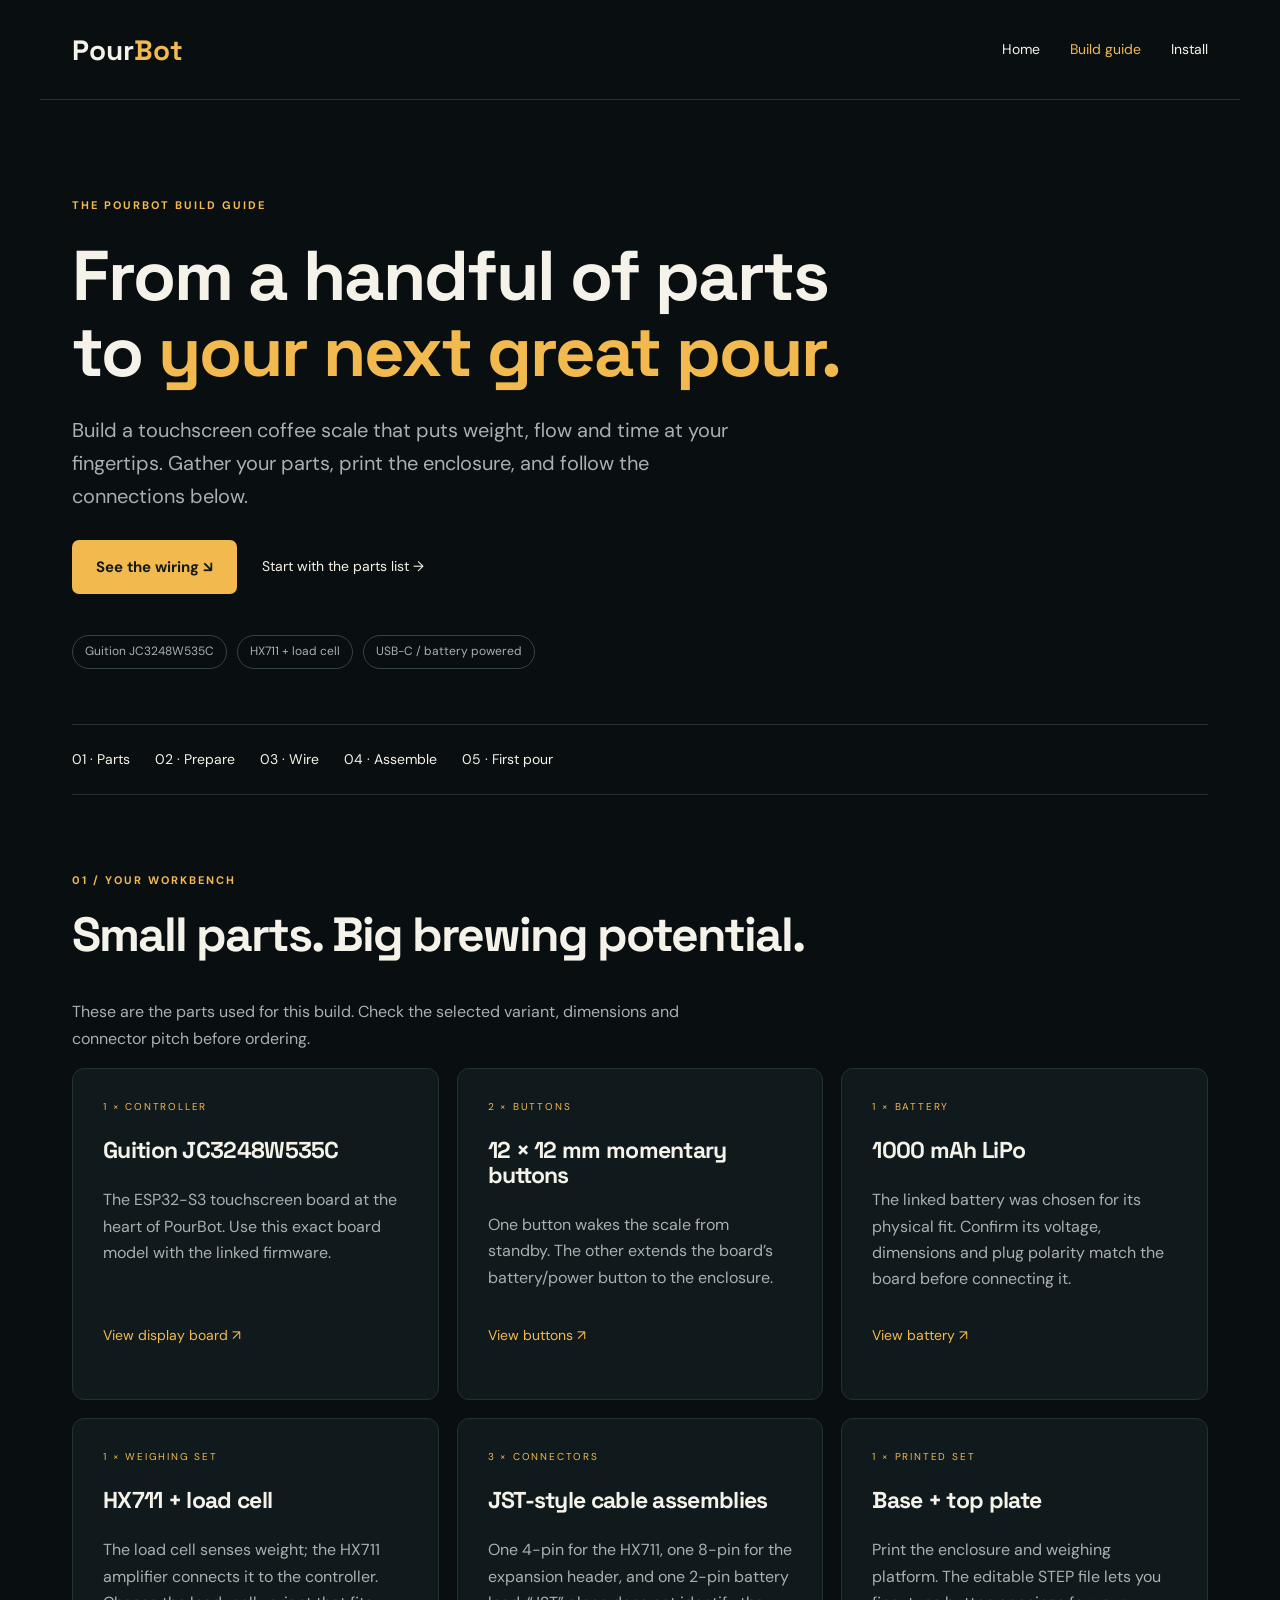
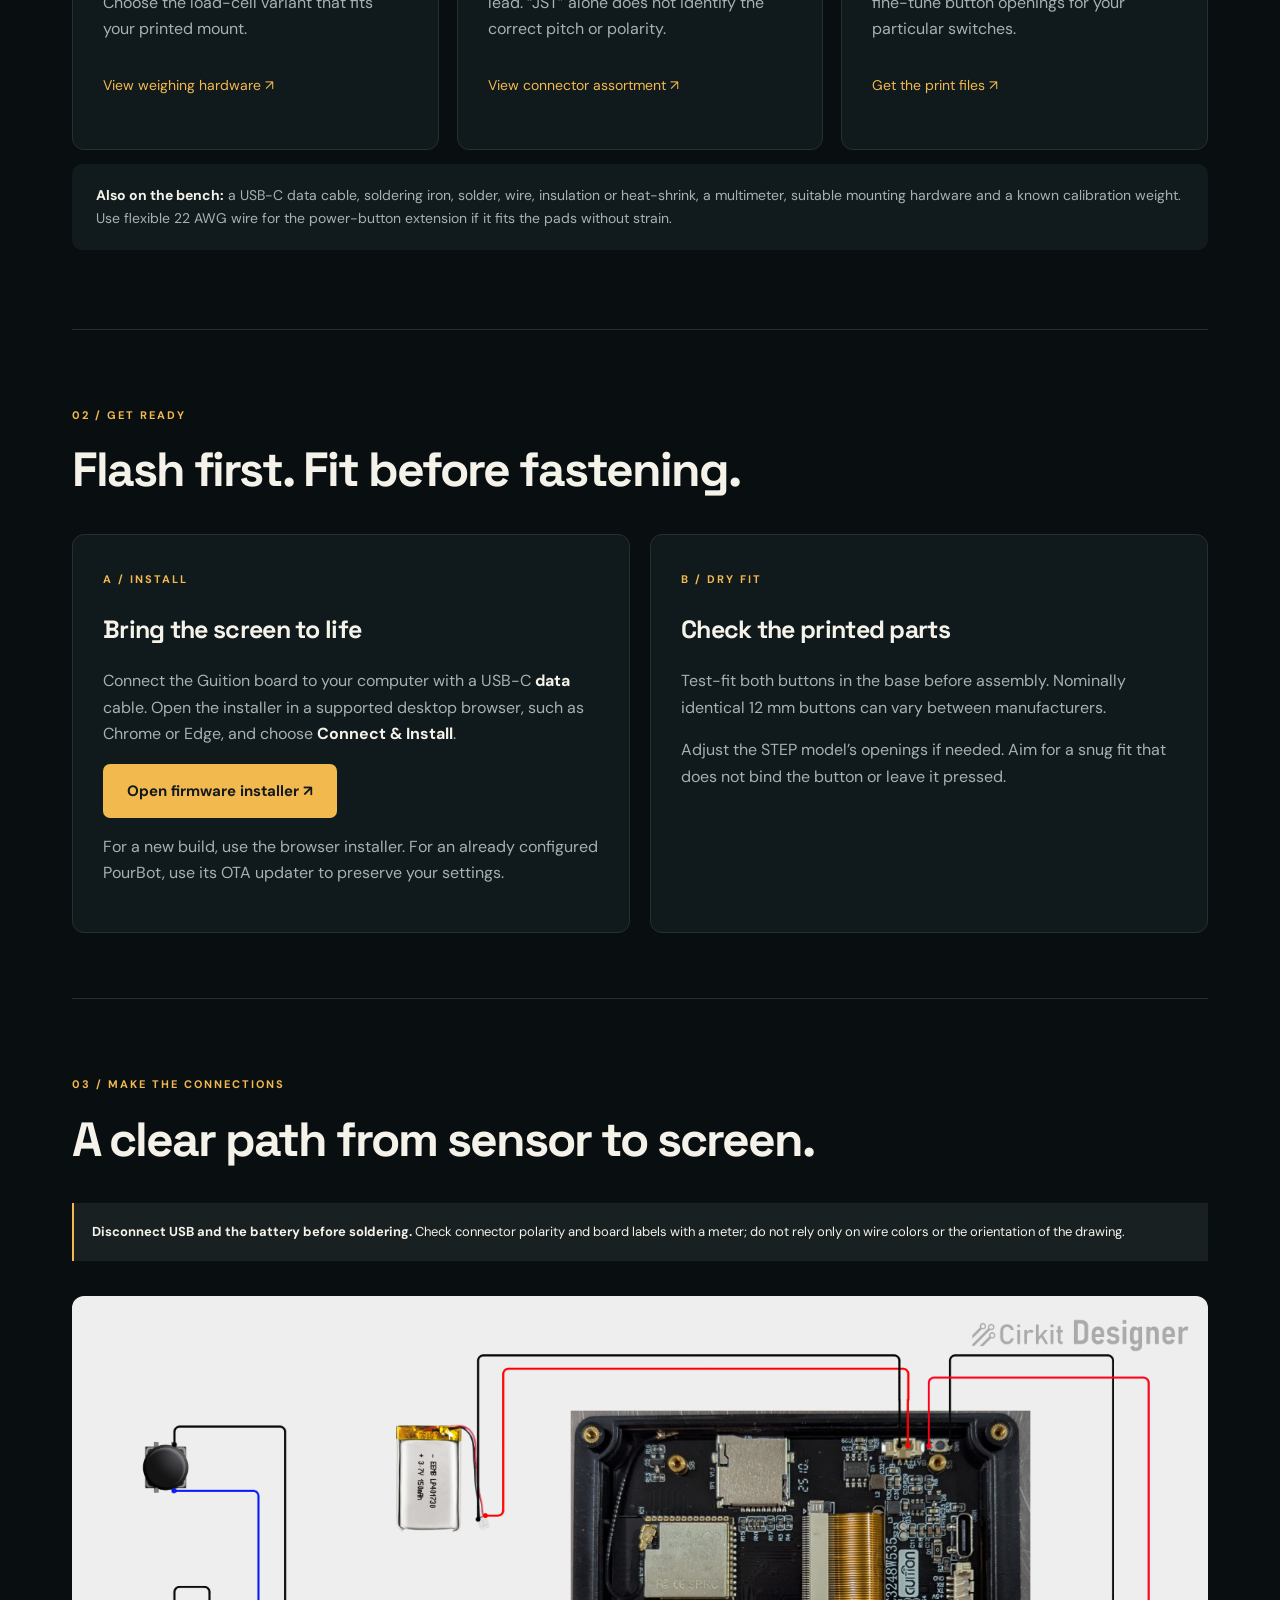
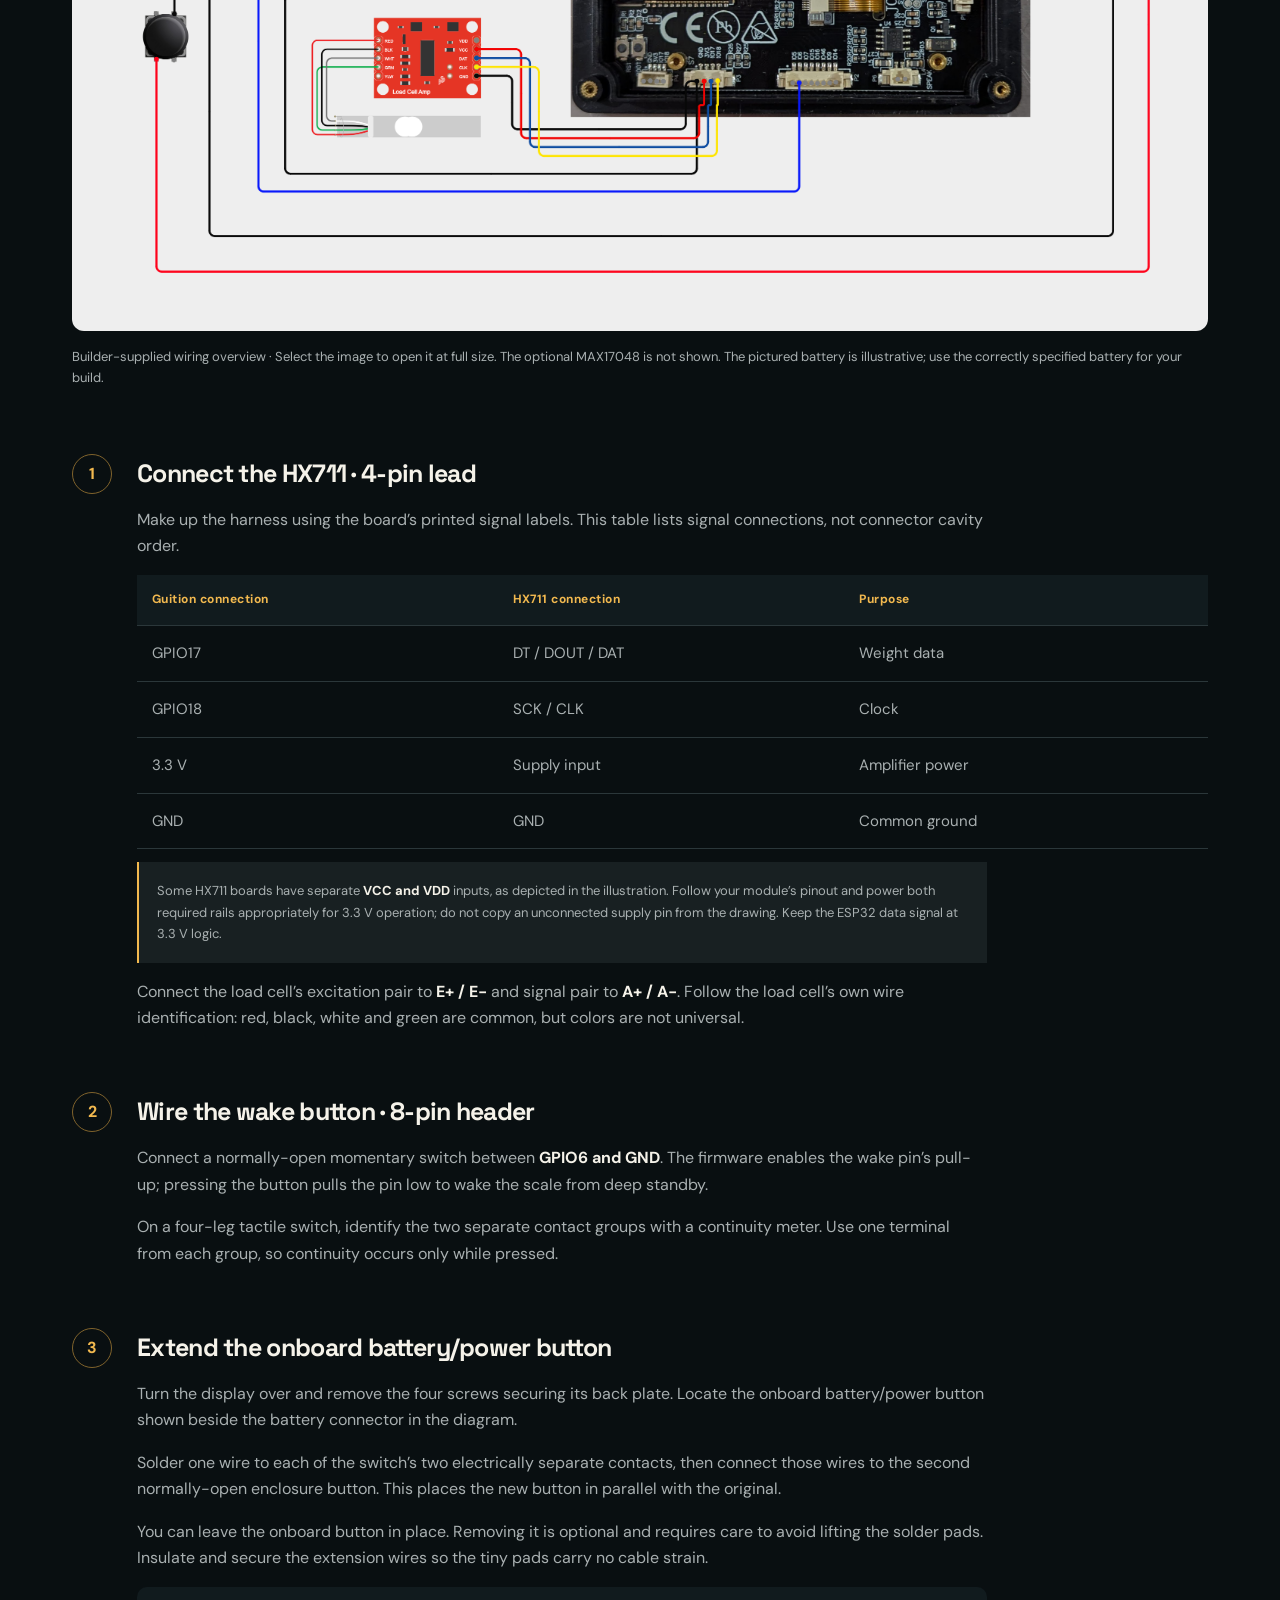
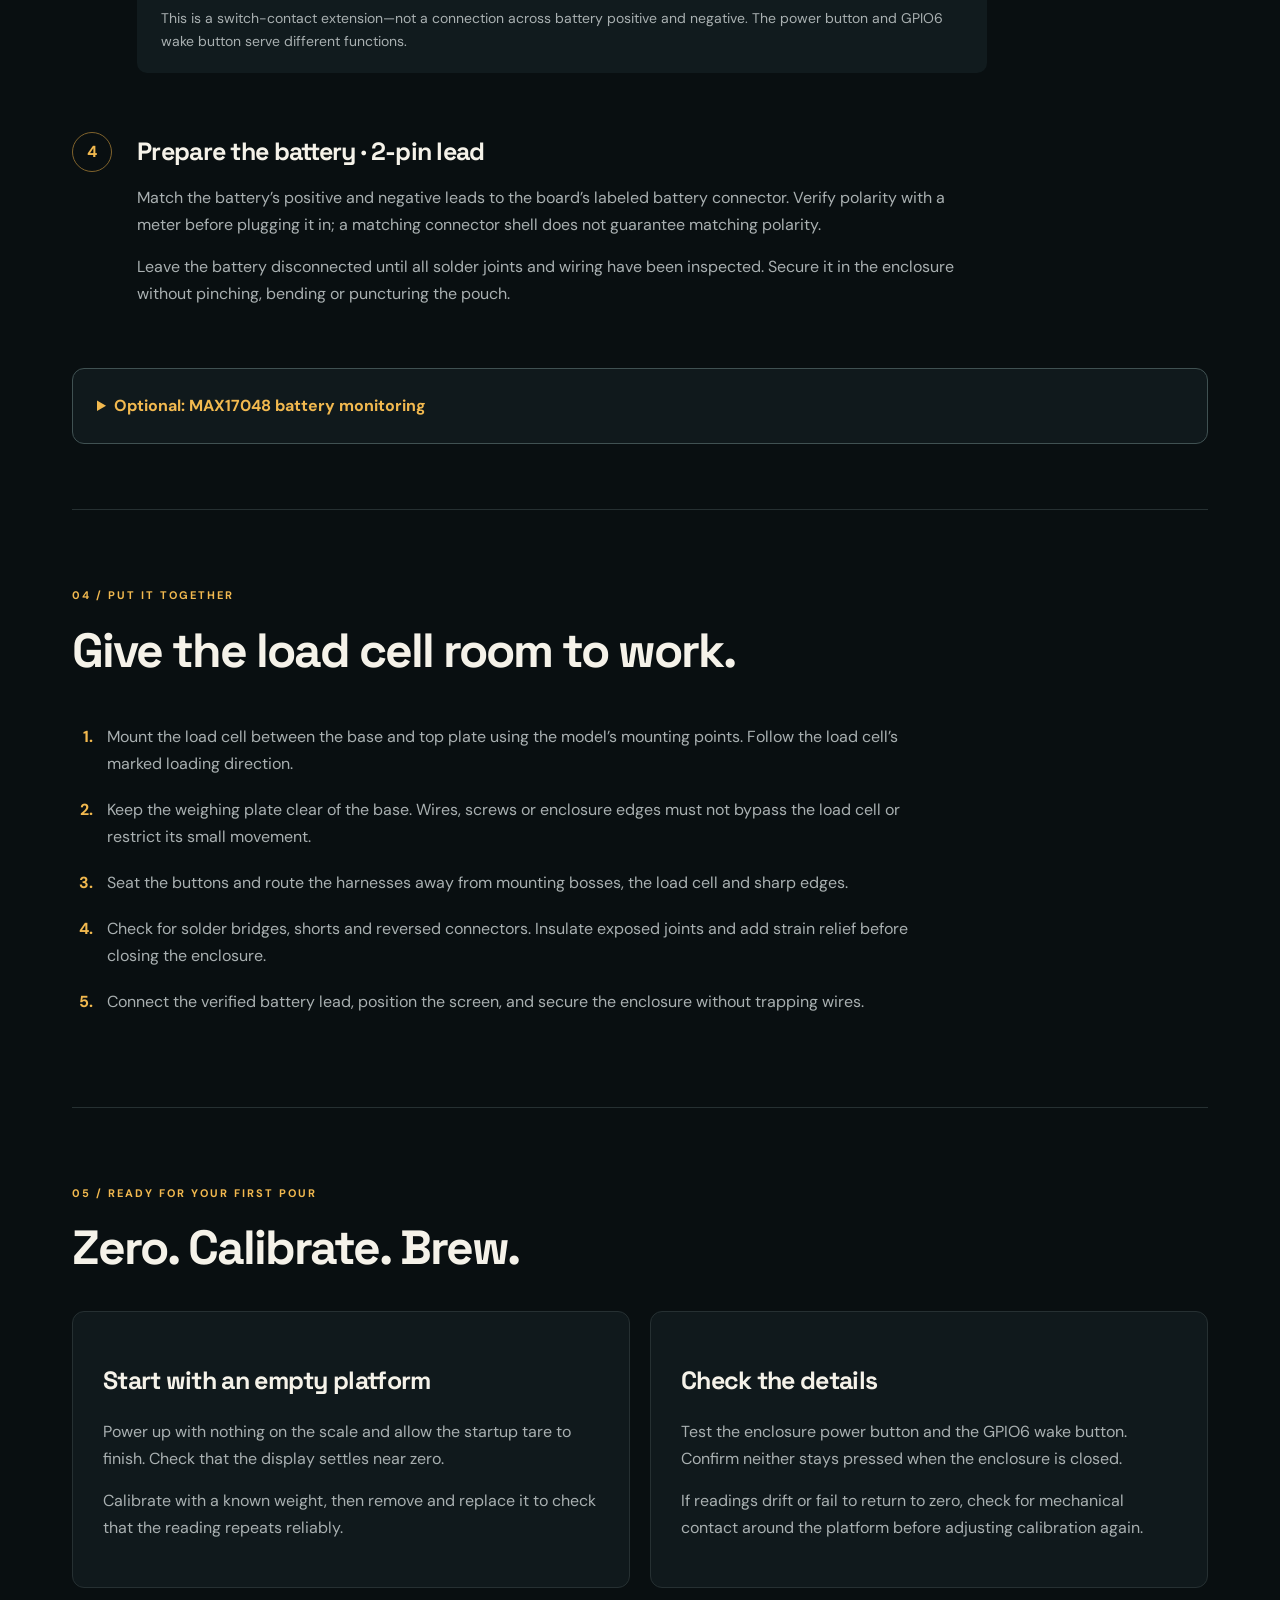
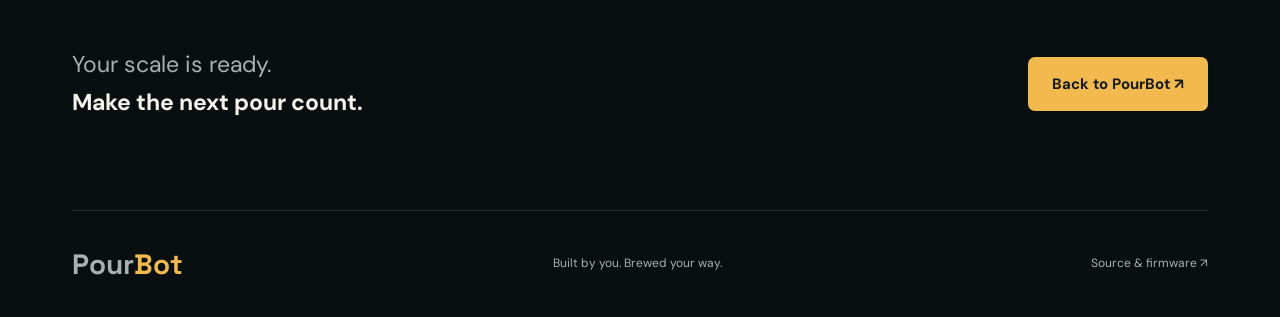
<file: site/wiring.html>
<!doctype html>
<html lang="en">
<head>
  <meta charset="utf-8">
  <meta name="viewport" content="width=device-width,initial-scale=1">
  <meta name="description" content="Build your PourBot coffee scale: parts, 3D-printed enclosure, HX711 wiring, wake and power buttons, and first-time setup.">
  <title>Build PourBot — Wiring &amp; assembly</title>
  <link rel="stylesheet" href="style.css">
  <link rel="stylesheet" href="wiring.css">
</head>
<body>
<header><a class="brand" href="index.html">Pour<span>Bot</span></a><nav aria-label="Main navigation"><a href="index.html">Home</a><a href="wiring.html" aria-current="page">Build guide</a><a href="index.html#install">Install</a></nav></header>
<main>
  <section class="build-hero">
    <p class="eyebrow">THE POURBOT BUILD GUIDE</p>
    <h1>From a handful of parts<br>to <em>your next great pour.</em></h1>
    <p class="lede">Build a touchscreen coffee scale that puts weight, flow and time at your fingertips. Gather your parts, print the enclosure, and follow the connections below.</p>
    <div class="hero-actions"><a class="button" href="#wiring">See the wiring ↘</a><a class="textlink" href="#parts">Start with the parts list →</a></div>
    <div class="build-tags"><span>Guition JC3248W535C</span><span>HX711 + load cell</span><span>USB-C / battery powered</span></div>
  </section>
  <nav class="guide-nav" aria-label="Build steps"><a href="#parts">01 · Parts</a><a href="#prepare">02 · Prepare</a><a href="#wiring">03 · Wire</a><a href="#assemble">04 · Assemble</a><a href="#first-start">05 · First pour</a></nav>
  <section id="parts">
    <p class="eyebrow">01 / YOUR WORKBENCH</p><h2>Small parts. Big brewing potential.</h2>
    <p class="section-intro">These are the parts used for this build. Check the selected variant, dimensions and connector pitch before ordering.</p>
    <div class="parts-grid">
      <article><span class="part-count">1 × CONTROLLER</span><h3>Guition JC3248W535C</h3><p>The ESP32-S3 touchscreen board at the heart of PourBot. Use this exact board model with the linked firmware.</p><a class="textlink" href="https://www.aliexpress.us/item/3256807380017698.html">View display board ↗</a></article>
      <article><span class="part-count">2 × BUTTONS</span><h3>12 × 12 mm momentary buttons</h3><p>One button wakes the scale from standby. The other extends the board’s battery/power button to the enclosure.</p><a class="textlink" href="https://www.aliexpress.us/item/3256805914577807.html">View buttons ↗</a></article>
      <article><span class="part-count">1 × BATTERY</span><h3>1000 mAh LiPo</h3><p>The linked battery was chosen for its physical fit. Confirm its voltage, dimensions and plug polarity match the board before connecting it.</p><a class="textlink" href="https://www.amazon.com/dp/B0GDQDS3MF">View battery ↗</a></article>
      <article><span class="part-count">1 × WEIGHING SET</span><h3>HX711 + load cell</h3><p>The load cell senses weight; the HX711 amplifier connects it to the controller. Choose the load-cell variant that fits your printed mount.</p><a class="textlink" href="https://www.amazon.com/dp/B0CRCY863F">View weighing hardware ↗</a></article>
      <article><span class="part-count">3 × CONNECTORS</span><h3>JST-style cable assemblies</h3><p>One 4-pin for the HX711, one 8-pin for the expansion header, and one 2-pin battery lead. “JST” alone does not identify the correct pitch or polarity.</p><a class="textlink" href="https://www.amazon.com/dp/B0D47G8R9G">View connector assortment ↗</a></article>
      <article><span class="part-count">1 × PRINTED SET</span><h3>Base + top plate</h3><p>Print the enclosure and weighing platform. The editable STEP file lets you fine-tune button openings for your particular switches.</p><a class="textlink" href="https://makerworld.com/en/models/3343095-pourbot-esp32-smart-pour-over-coffee-scale">Get the print files ↗</a></article>
    </div>
    <p class="bench-note"><strong>Also on the bench:</strong> a USB-C data cable, soldering iron, solder, wire, insulation or heat-shrink, a multimeter, suitable mounting hardware and a known calibration weight. Use flexible 22 AWG wire for the power-button extension if it fits the pads without strain.</p>
  </section>
  <section id="prepare">
    <p class="eyebrow">02 / GET READY</p><h2>Flash first. Fit before fastening.</h2>
    <div class="grid"><article><span class="number">A / INSTALL</span><h3>Bring the screen to life</h3><p>Connect the Guition board to your computer with a USB-C <strong>data</strong> cable. Open the installer in a supported desktop browser, such as Chrome or Edge, and choose <strong>Connect &amp; Install</strong>.</p><a class="button" href="index.html#install">Open firmware installer ↗</a><p>For a new build, use the browser installer. For an already configured PourBot, use its OTA updater to preserve your settings.</p></article><article><span class="number">B / DRY FIT</span><h3>Check the printed parts</h3><p>Test-fit both buttons in the base before assembly. Nominally identical 12 mm buttons can vary between manufacturers.</p><p>Adjust the STEP model’s openings if needed. Aim for a snug fit that does not bind the button or leave it pressed.</p></article></div>
  </section>
  <section id="wiring">
    <p class="eyebrow">03 / MAKE THE CONNECTIONS</p><h2>A clear path from sensor to screen.</h2>
    <p class="notice"><strong>Disconnect USB and the battery before soldering.</strong> Check connector polarity and board labels with a meter; do not rely only on wire colors or the orientation of the drawing.</p>
    <figure class="wiring-figure"><a href="assets/pourbot-wiring.png" target="_blank" rel="noopener"><img src="assets/pourbot-wiring.png" width="3000" height="1677" alt="PourBot wiring overview: HX711 data to GPIO17, clock to GPIO18, shared 3.3 volt supply and ground; wake button between GPIO6 and ground; a separate button across the onboard power-switch contacts; battery to the battery connector."></a><figcaption>Builder-supplied wiring overview · Select the image to open it at full size. The optional MAX17048 is not shown. The pictured battery is illustrative; use the correctly specified battery for your build.</figcaption></figure>
    <div class="wiring-step"><span class="step-badge">1</span><div><h3>Connect the HX711 · 4-pin lead</h3><p>Make up the harness using the board’s printed signal labels. This table lists signal connections, not connector cavity order.</p><div class="table-wrap"><table><thead><tr><th>Guition connection</th><th>HX711 connection</th><th>Purpose</th></tr></thead><tbody><tr><td>GPIO17</td><td>DT / DOUT / DAT</td><td>Weight data</td></tr><tr><td>GPIO18</td><td>SCK / CLK</td><td>Clock</td></tr><tr><td>3.3 V</td><td>Supply input</td><td>Amplifier power</td></tr><tr><td>GND</td><td>GND</td><td>Common ground</td></tr></tbody></table></div><p class="notice">Some HX711 boards have separate <strong>VCC and VDD</strong> inputs, as depicted in the illustration. Follow your module’s pinout and power both required rails appropriately for 3.3 V operation; do not copy an unconnected supply pin from the drawing. Keep the ESP32 data signal at 3.3 V logic.</p><p>Connect the load cell’s excitation pair to <strong>E+ / E−</strong> and signal pair to <strong>A+ / A−</strong>. Follow the load cell’s own wire identification: red, black, white and green are common, but colors are not universal.</p></div></div>
    <div class="wiring-step"><span class="step-badge">2</span><div><h3>Wire the wake button · 8-pin header</h3><p>Connect a normally-open momentary switch between <strong>GPIO6 and GND</strong>. The firmware enables the wake pin’s pull-up; pressing the button pulls the pin low to wake the scale from deep standby.</p><p>On a four-leg tactile switch, identify the two separate contact groups with a continuity meter. Use one terminal from each group, so continuity occurs only while pressed.</p></div></div>
    <div class="wiring-step"><span class="step-badge">3</span><div><h3>Extend the onboard battery/power button</h3><p>Turn the display over and remove the four screws securing its back plate. Locate the onboard battery/power button shown beside the battery connector in the diagram.</p><p>Solder one wire to each of the switch’s two electrically separate contacts, then connect those wires to the second normally-open enclosure button. This places the new button in parallel with the original.</p><p>You can leave the onboard button in place. Removing it is optional and requires care to avoid lifting the solder pads. Insulate and secure the extension wires so the tiny pads carry no cable strain.</p><p class="bench-note">This is a switch-contact extension—not a connection across battery positive and negative. The power button and GPIO6 wake button serve different functions.</p></div></div>
    <div class="wiring-step"><span class="step-badge">4</span><div><h3>Prepare the battery · 2-pin lead</h3><p>Match the battery’s positive and negative leads to the board’s labeled battery connector. Verify polarity with a meter before plugging it in; a matching connector shell does not guarantee matching polarity.</p><p>Leave the battery disconnected until all solder joints and wiring have been inspected. Secure it in the enclosure without pinching, bending or puncturing the pouch.</p></div></div>
    <details class="optional"><summary>Optional: MAX17048 battery monitoring</summary><p>The current firmware uses a separate I²C pair for the fuel gauge:</p><div class="table-wrap"><table><thead><tr><th>MAX17048 signal</th><th>Guition pin</th></tr></thead><tbody><tr><td>SDA / data</td><td><strong>GPIO7</strong></td></tr><tr><td>SCL / clock</td><td><strong>GPIO15</strong></td></tr><tr><td>GND</td><td>Common ground</td></tr></tbody></table></div><p><strong>Do not use GPIO17/18 for the gauge.</strong> Those pins are already used by the HX711, which is not an I²C device. Gauge power, battery sensing and pull-ups must follow the pinout of your specific breakout. The firmware’s gauge driver is written for the Adafruit #5580 arrangement with pull-ups to 3.3 V.</p><p>The optional gauge is not included in the diagram above.</p></details>
  </section>
  <section id="assemble"><p class="eyebrow">04 / PUT IT TOGETHER</p><h2>Give the load cell room to work.</h2><ol class="build-list"><li>Mount the load cell between the base and top plate using the model’s mounting points. Follow the load cell’s marked loading direction.</li><li>Keep the weighing plate clear of the base. Wires, screws or enclosure edges must not bypass the load cell or restrict its small movement.</li><li>Seat the buttons and route the harnesses away from mounting bosses, the load cell and sharp edges.</li><li>Check for solder bridges, shorts and reversed connectors. Insulate exposed joints and add strain relief before closing the enclosure.</li><li>Connect the verified battery lead, position the screen, and secure the enclosure without trapping wires.</li></ol></section>
  <section id="first-start"><p class="eyebrow">05 / READY FOR YOUR FIRST POUR</p><h2>Zero. Calibrate. Brew.</h2><div class="grid"><article><h3>Start with an empty platform</h3><p>Power up with nothing on the scale and allow the startup tare to finish. Check that the display settles near zero.</p><p>Calibrate with a known weight, then remove and replace it to check that the reading repeats reliably.</p></article><article><h3>Check the details</h3><p>Test the enclosure power button and the GPIO6 wake button. Confirm neither stays pressed when the enclosure is closed.</p><p>If readings drift or fail to return to zero, check for mechanical contact around the platform before adjusting calibration again.</p></article></div><div class="closing"><p>Your scale is ready.<br><strong>Make the next pour count.</strong></p><a class="button" href="index.html">Back to PourBot ↗</a></div></section>
</main>
<footer><a class="brand" href="index.html">Pour<span>Bot</span></a><span>Built by you. Brewed your way.</span><a href="https://github.com/kalendor/Pourbot-2">Source &amp; firmware ↗</a></footer>
</body></html>
</file>
<file: site/style.css>
@import url('https://fonts.googleapis.com/css2?family=DM+Sans:wght@400;500;600;700&family=Space+Grotesk:wght@400;500;600;700&display=swap');
:root{color-scheme:dark;--amber:#f2b94f;--text:#f5f2e9;--muted:#a9b0b1}*{box-sizing:border-box}html{scroll-behavior:smooth;scroll-padding-top:30px}body{margin:0;background:#090f11;color:var(--text);font-family:'DM Sans',sans-serif;line-height:1.65}a{color:inherit;text-decoration:none}header,main,footer{max-width:1200px;margin:auto;padding:0 32px}header{height:100px;display:flex;align-items:center;justify-content:space-between;border-bottom:1px solid #263032}.brand{font:700 28px 'Space Grotesk',sans-serif}.brand span,.device-top b span{color:var(--amber)}nav{display:flex;gap:30px;font-size:14px}a:hover{color:var(--amber)}.hero{display:grid;grid-template-columns:1fr 1fr;gap:55px;align-items:center;padding:100px 0 115px}.eyebrow,.number{font-size:11px;letter-spacing:2px;color:var(--amber);font-weight:700}h1,h2,h3{font-family:'Space Grotesk',sans-serif;line-height:1.08;letter-spacing:-2px}h1{font-size:clamp(48px,6vw,80px);margin:24px 0}em{font-style:normal;color:var(--amber)}.intro{color:var(--muted);max-width:400px;font-size:18px}.button{display:inline-flex;gap:32px;align-items:center;background:var(--amber);color:#141a1c;border:0;border-radius:7px;padding:17px 24px;font:700 15px 'DM Sans',sans-serif;cursor:pointer}.button:hover{background:#ffcf75;color:#141a1c}.textlink{display:inline-block;font-size:14px;margin:22px 0}.hero .textlink{margin-left:22px}.device{background:#020507;border:7px solid #263338;border-radius:25px;padding:20px;box-shadow:0 35px 80px #0009;transform:rotate(-3deg)}.device-top{display:flex;justify-content:space-between;font-size:12px}.dots{text-align:center;color:var(--amber);font-size:12px}.dial{position:relative;width:90%;aspect-ratio:2;margin:20px auto 0;border:12px solid #28353d;border-bottom:0;border-radius:250px 250px 0 0}.dial:before{content:'';position:absolute;inset:-12px;border:12px solid transparent;border-top-color:var(--amber);border-left-color:var(--amber);border-bottom:0;border-radius:250px 250px 0 0}.reading{text-align:center;padding-top:35px;font:600 clamp(30px,4vw,56px) 'Space Grotesk',sans-serif}.reading small{font-size:18px}.reading p{font-size:25px;margin:0}.flow{color:#50cb94}.controls{display:flex;gap:15px;margin-top:28px}.controls span{background:#34414a;width:50%;padding:10px;text-align:center;border-radius:6px;font-size:13px}.controls span+span{background:var(--amber);color:#111}.caption{text-align:center;font-size:10px;color:var(--muted);margin-bottom:0}section{padding:65px 0;border-bottom:1px solid #263032}h2{font-size:clamp(34px,4vw,48px);margin:20px 0 38px}.grid{display:grid;grid-template-columns:repeat(2,1fr);gap:20px}article{padding:30px;background:#10191c;border:1px solid #263032;border-radius:12px}h3{font-size:25px;letter-spacing:-.7px}article p,.hardware p,.install>p{color:var(--muted)}.hardware{display:grid;grid-template-columns:1fr 1fr;gap:60px;align-items:center}.install{max-width:800px;margin:auto;padding:80px 0}.install li{padding:7px 0}.notice{font-size:13px;background:#182022;padding:18px;border-left:2px solid var(--amber)}footer{display:flex;align-items:center;justify-content:space-between;gap:20px;padding-top:35px;padding-bottom:35px;font-size:12px;color:var(--muted)}:focus-visible{outline:3px solid var(--amber);outline-offset:5px}[hidden]{display:none!important}@media(max-width:760px){header,main,footer{padding-left:20px;padding-right:20px}header{height:80px}nav{gap:15px}.hero{grid-template-columns:1fr;padding:50px 0;gap:55px}.device{max-width:500px;width:100%;margin:auto;transform:none}.reading{font-size:48px}.grid,.hardware{grid-template-columns:1fr}.hardware{gap:0}footer{flex-wrap:wrap}.hero .textlink{margin-left:15px}}@media(prefers-reduced-motion:reduce){html{scroll-behavior:auto}}
</file>
<file: site/wiring.css>
.build-hero{padding:85px 0 55px}.build-hero h1{font-size:clamp(42px,5.5vw,72px);max-width:1000px}.lede{max-width:660px;color:var(--muted);font-size:20px}.hero-actions{display:flex;gap:25px;align-items:center;flex-wrap:wrap}.build-tags{display:flex;gap:10px;flex-wrap:wrap;margin-top:35px}.build-tags span{font-size:12px;padding:6px 12px;border:1px solid #354246;border-radius:30px;color:var(--muted)}.guide-nav{padding:23px 0;gap:25px;flex-wrap:wrap;border-bottom:1px solid #263032}.section-intro{max-width:680px;color:var(--muted)}.parts-grid{display:grid;grid-template-columns:repeat(3,1fr);gap:18px}.parts-grid article{display:flex;flex-direction:column}.parts-grid h3{font-size:23px;margin-bottom:8px}.parts-grid .textlink{margin-top:auto;padding-top:15px;color:var(--amber)}.part-count{font-size:10px;letter-spacing:1.8px;color:var(--amber)}.bench-note{padding:20px 24px;background:#111b1e;border-radius:10px;color:var(--muted);font-size:14px}.wiring-figure{margin:35px 0 50px}.wiring-figure img{display:block;width:100%;height:auto;background:#eee;border-radius:12px}.wiring-figure a{display:block}.wiring-figure figcaption{font-size:13px;color:var(--muted);padding:15px 0}.wiring-step{display:grid;grid-template-columns:42px minmax(0,1fr);gap:23px;margin:45px 0}.step-badge{display:grid;place-items:center;align-self:start;width:40px;height:40px;border:1px solid #80632c;border-radius:50%;color:var(--amber);font-weight:700}.wiring-step h3{margin:6px 0 20px}.wiring-step p{max-width:850px;color:var(--muted)}strong{color:var(--text)}.table-wrap{overflow-x:auto}table{width:100%;border-collapse:collapse;font-size:15px;text-align:left}th{color:var(--amber);font-size:12px;letter-spacing:.04em;background:#111b1e}td,th{padding:15px;border-bottom:1px solid #2b373a}td{color:var(--muted)}.optional{border:1px solid #405152;border-radius:12px;padding:24px;background:#10191c}.optional summary{cursor:pointer;font-weight:700;color:var(--amber)}.optional p{color:var(--muted)}.build-list{max-width:850px;padding-left:25px}.build-list li{padding:10px 0 10px 10px;color:var(--muted)}.build-list li::marker{color:var(--amber);font-weight:bold}.closing{display:flex;align-items:center;justify-content:space-between;gap:25px;margin-top:35px}.closing p{font-size:23px;color:var(--muted)}nav [aria-current=page]{color:var(--amber)}@media(max-width:900px){.parts-grid{grid-template-columns:repeat(2,1fr)}}@media(max-width:600px){.build-hero{padding-top:45px}.build-hero h1{letter-spacing:-1.5px}.lede{font-size:17px}.parts-grid{grid-template-columns:1fr}.guide-nav{gap:12px 20px;font-size:12px}.wiring-step{grid-template-columns:1fr;gap:12px}td,th{padding:12px 8px;font-size:13px}.closing{align-items:flex-start;flex-direction:column}section{padding:45px 0}}@media print{body{background:white;color:black}header,footer,.guide-nav,.hero-actions{display:none}article,.optional,.bench-note,th{background:white;border-color:#ccc}p,td,strong,.lede,.section-intro,.wiring-step p,.optional p{color:black!important}h1{font-size:36px!important}section{padding:20px 0}a{text-decoration:underline}.parts-grid{grid-template-columns:repeat(2,1fr)}.wiring-figure{break-inside:avoid}}
</file>
